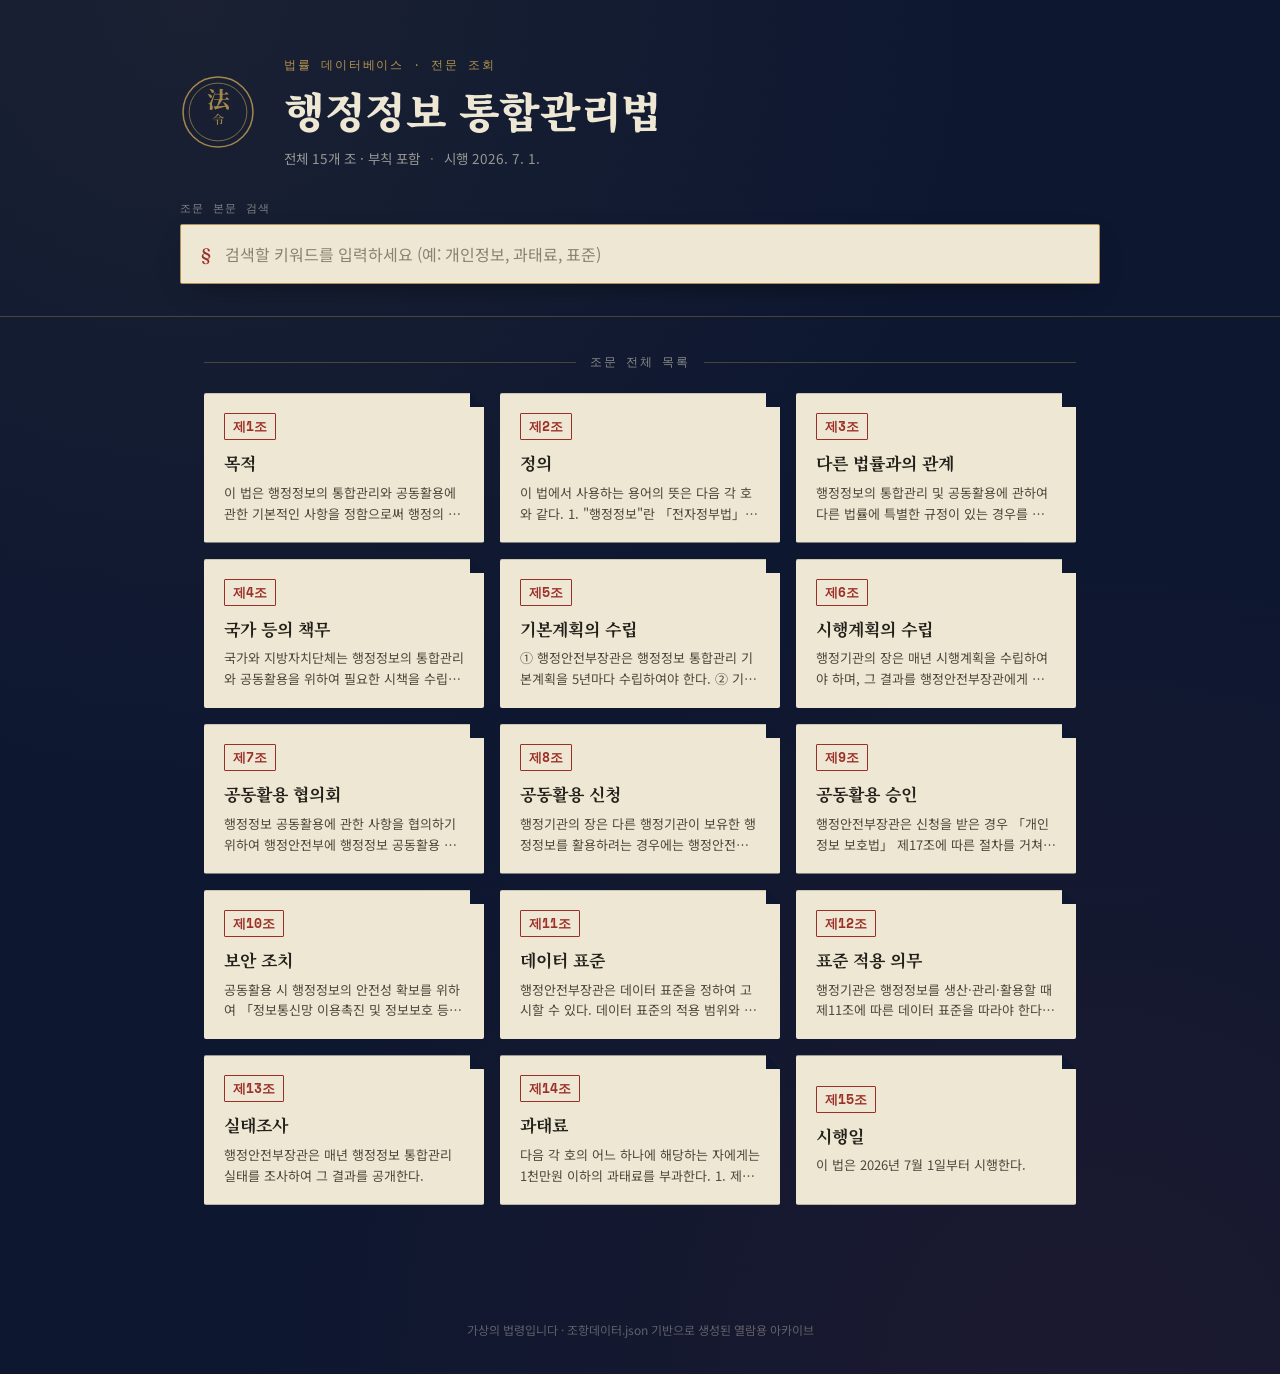
<file: index.html>
<!DOCTYPE html>
<html lang="ko">
<head>
<meta charset="UTF-8">
<meta name="viewport" content="width=device-width, initial-scale=1.0">
<title>행정정보 통합관리법 · 조문 검색</title>
<link rel="preconnect" href="https://fonts.googleapis.com">
<link href="https://fonts.googleapis.com/css2?family=Noto+Serif+KR:wght@500;700;900&family=Noto+Sans+KR:wght@400;500;700&family=Space+Mono:wght@400;700&display=swap" rel="stylesheet">
<link rel="stylesheet" href="style.css">
</head>
<body>

<div class="letterpress"></div>

<header class="masthead">
  <div class="masthead__inner">
    <div class="masthead__seal" aria-hidden="true">
      <svg viewBox="0 0 100 100">
        <circle cx="50" cy="50" r="46" fill="none" stroke="currentColor" stroke-width="2"/>
        <circle cx="50" cy="50" r="38" fill="none" stroke="currentColor" stroke-width="1"/>
        <text x="50" y="45" text-anchor="middle" class="seal-text">法</text>
        <text x="50" y="66" text-anchor="middle" class="seal-text-sm">令</text>
      </svg>
    </div>
    <div class="masthead__text">
      <p class="masthead__eyebrow">법률 데이터베이스 · 전문 조회</p>
      <h1 class="masthead__title">행정정보 통합관리법</h1>
      <p class="masthead__meta">전체 15개 조 · 부칙 포함 <span class="dot">·</span> 시행 2026. 7. 1.</p>
    </div>
  </div>

  <div class="search-block">
    <label class="search-block__label" for="search-input">조문 본문 검색</label>
    <div class="search-box">
      <span class="search-box__mark">§</span>
      <input id="search-input" type="text" placeholder="검색할 키워드를 입력하세요 (예: 개인정보, 과태료, 표준)" autocomplete="off">
      <button id="search-clear" class="search-box__clear" type="button" aria-label="검색어 지우기" hidden>&times;</button>
    </div>
  </div>
</header>

<main id="main">

  <section id="results-panel" class="results-panel" hidden>
    <div class="results-panel__summary">
      <span class="results-count"><strong id="result-count">0</strong>건의 조문에서 검색됨</span>
      <span class="results-query">검색어: “<span id="result-query"></span>”</span>
    </div>
    <ul id="results-list" class="results-list"></ul>
  </section>

  <section id="grid-panel" class="grid-panel">
    <div class="grid-panel__label">
      <span class="rule"></span>
      <span>조문 전체 목록</span>
      <span class="rule"></span>
    </div>
    <div id="card-grid" class="card-grid"></div>
  </section>

</main>

<div id="detail-overlay" class="detail-overlay" hidden>
  <div class="detail-page" role="dialog" aria-modal="true" aria-labelledby="detail-title">
    <button id="detail-close" class="detail-close" type="button">
      <span class="detail-close__stamp">닫기</span>
    </button>
    <div class="detail-page__ribbon"></div>
    <p class="detail-eyebrow" id="detail-jo-num"></p>
    <h2 class="detail-title" id="detail-title"></h2>
    <div class="detail-rule"></div>
    <div class="detail-body" id="detail-body"></div>
  </div>
</div>

<footer class="footer">
  <p>가상의 법령입니다 · 조항데이터.json 기반으로 생성된 열람용 아카이브</p>
</footer>

<script src="app.js"></script>
</body>
</html>
</file>
<file: style.css>
/* =========================================================
   행정정보 통합관리법 · 조문 검색 아카이브
   Theme: 관보(官報) 대장 — 짙은 남색 서고 위에 놓인 문서
   ========================================================= */

:root{
  --navy-900:#0d1730;
  --navy-800:#131f42;
  --navy-700:#1c2c54;
  --paper:#eee7d3;
  --paper-dim:#e2d9c0;
  --ink:#22201a;
  --ink-soft:#4d493d;
  --seal:#9c2f28;
  --seal-bright:#c14538;
  --gold:#b3924f;
  --gold-soft:#8b7440;
  --line:rgba(179,146,79,0.35);

  --serif:'Noto Serif KR', serif;
  --sans:'Noto Sans KR', sans-serif;
  --mono:'Space Mono', monospace;
}

*{ box-sizing:border-box; }

@media (prefers-reduced-motion: reduce){
  *{ animation-duration:0.001ms !important; animation-iteration-count:1 !important; transition-duration:0.001ms !important; }
}

html,body{
  margin:0;
  padding:0;
  background:var(--navy-900);
  color:var(--paper);
  font-family:var(--sans);
  min-height:100%;
}

body{
  position:relative;
  background-image:
    radial-gradient(circle at 15% 0%, rgba(179,146,79,0.08), transparent 45%),
    radial-gradient(circle at 85% 100%, rgba(156,47,40,0.10), transparent 50%);
}

/* subtle vertical "shelf" texture */
.letterpress{
  position:fixed;
  inset:0;
  pointer-events:none;
  z-index:0;
  opacity:0.5;
  background-image: repeating-linear-gradient(180deg, rgba(255,255,255,0.012) 0px, rgba(255,255,255,0.012) 1px, transparent 1px, transparent 3px);
}

img,svg{ display:block; }

/* ---------------- Masthead ---------------- */

.masthead{
  position:relative;
  z-index:1;
  padding:56px 24px 32px;
  border-bottom:1px solid var(--line);
}

.masthead__inner{
  max-width:920px;
  margin:0 auto;
  display:flex;
  align-items:center;
  gap:28px;
}

.masthead__seal{
  flex:0 0 auto;
  width:76px;
  height:76px;
  color:var(--gold);
  opacity:0.9;
}
.masthead__seal svg{ width:100%; height:100%; }
.seal-text{
  font-family:var(--serif);
  font-size:30px;
  font-weight:700;
  fill:var(--gold);
}
.seal-text-sm{
  font-family:var(--serif);
  font-size:16px;
  font-weight:500;
  fill:var(--gold);
}

.masthead__eyebrow{
  margin:0 0 6px;
  font-family:var(--mono);
  font-size:12px;
  letter-spacing:0.16em;
  text-transform:uppercase;
  color:var(--gold);
}

.masthead__title{
  margin:0 0 8px;
  font-family:var(--serif);
  font-weight:900;
  font-size:clamp(28px, 4.2vw, 42px);
  letter-spacing:-0.01em;
  color:var(--paper);
}

.masthead__meta{
  margin:0;
  font-size:13.5px;
  color:rgba(238,231,211,0.6);
}
.masthead__meta .dot{ margin:0 6px; color:var(--gold-soft); }

/* ---------------- Search ---------------- */

.search-block{
  max-width:920px;
  margin:32px auto 0;
}

.search-block__label{
  display:block;
  font-family:var(--mono);
  font-size:11px;
  letter-spacing:0.12em;
  text-transform:uppercase;
  color:rgba(238,231,211,0.5);
  margin-bottom:8px;
}

.search-box{
  display:flex;
  align-items:center;
  gap:10px;
  background:var(--paper);
  border:1px solid var(--gold);
  border-radius:2px;
  padding:4px 6px 4px 16px;
  box-shadow:0 10px 30px -14px rgba(0,0,0,0.6);
}

.search-box__mark{
  font-family:var(--serif);
  font-weight:700;
  font-size:18px;
  color:var(--seal);
}

.search-box input{
  flex:1;
  border:none;
  outline:none;
  background:transparent;
  font-family:var(--sans);
  font-size:16px;
  color:var(--ink);
  padding:13px 0;
}
.search-box input::placeholder{ color:#8a8371; }

.search-box:focus-within{
  box-shadow:0 0 0 3px rgba(179,146,79,0.35), 0 10px 30px -14px rgba(0,0,0,0.6);
}

.search-box__clear{
  flex:0 0 auto;
  width:32px;
  height:32px;
  border-radius:50%;
  border:none;
  background:transparent;
  color:var(--ink-soft);
  font-size:20px;
  line-height:1;
  cursor:pointer;
}
.search-box__clear:hover{ background:rgba(0,0,0,0.06); color:var(--seal); }

/* ---------------- Main layout ---------------- */

main{
  position:relative;
  z-index:1;
  max-width:920px;
  margin:0 auto;
  padding:36px 24px 80px;
}

/* ---------------- Results panel ---------------- */

.results-panel{
  margin-bottom:40px;
  animation:fadeUp 0.35s ease both;
}

.results-panel__summary{
  display:flex;
  flex-wrap:wrap;
  align-items:baseline;
  justify-content:space-between;
  gap:8px;
  border-bottom:1px solid var(--line);
  padding-bottom:12px;
  margin-bottom:16px;
}

.results-count{
  font-family:var(--serif);
  font-size:18px;
}
.results-count strong{
  font-family:var(--mono);
  font-size:22px;
  color:var(--gold);
  margin-right:4px;
}

.results-query{
  font-size:13px;
  color:rgba(238,231,211,0.55);
}
.results-query span{ color:var(--paper); }

.results-list{
  list-style:none;
  margin:0;
  padding:0;
  display:flex;
  flex-direction:column;
  gap:10px;
}

.result-item{
  display:block;
  width:100%;
  text-align:left;
  background:var(--paper);
  color:var(--ink);
  border:none;
  border-left:4px solid var(--seal);
  border-radius:2px;
  padding:14px 18px;
  cursor:pointer;
  font-family:var(--sans);
  transition:transform 0.15s ease, box-shadow 0.15s ease;
}
.result-item:hover, .result-item:focus-visible{
  transform:translateX(3px);
  box-shadow:0 8px 20px -12px rgba(0,0,0,0.5);
  outline:none;
}

.result-item__head{
  display:flex;
  align-items:baseline;
  gap:10px;
  margin-bottom:5px;
}
.result-item__jo{
  font-family:var(--mono);
  font-weight:700;
  color:var(--seal);
  font-size:13px;
}
.result-item__title{
  font-family:var(--serif);
  font-weight:700;
  font-size:15.5px;
}

.result-item__snippet{
  font-size:13.5px;
  line-height:1.55;
  color:var(--ink-soft);
}
.result-item__snippet mark{
  background:rgba(156,47,40,0.16);
  color:var(--seal);
  font-weight:700;
  border-radius:1px;
  padding:0 1px;
}
.result-item__extra{
  display:inline-block;
  margin-left:6px;
  font-family:var(--mono);
  font-size:11px;
  color:var(--gold-soft);
}

.no-results{
  text-align:center;
  padding:40px 20px;
  color:rgba(238,231,211,0.55);
  font-family:var(--serif);
  font-size:15px;
}

/* ---------------- Grid panel ---------------- */

.grid-panel__label{
  display:flex;
  align-items:center;
  gap:14px;
  margin-bottom:22px;
  font-family:var(--mono);
  font-size:12px;
  letter-spacing:0.14em;
  text-transform:uppercase;
  color:rgba(238,231,211,0.55);
}
.grid-panel__label .rule{
  flex:1;
  height:1px;
  background:var(--line);
}

.card-grid{
  display:grid;
  grid-template-columns:repeat(auto-fill, minmax(260px, 1fr));
  gap:16px;
}

.jo-card{
  position:relative;
  background:var(--paper);
  color:var(--ink);
  border:none;
  border-radius:2px;
  text-align:left;
  padding:20px 20px 18px;
  cursor:pointer;
  font-family:var(--sans);
  clip-path:polygon(0 0, calc(100% - 14px) 0, 100% 14px, 100% 100%, 0 100%);
  box-shadow:0 1px 0 rgba(0,0,0,0.15) inset;
  transition:transform 0.18s ease, box-shadow 0.18s ease;
  animation:fadeUp 0.4s ease both;
}
.jo-card::after{
  content:"";
  position:absolute;
  top:0; right:0;
  width:14px; height:14px;
  background:var(--navy-900);
}
.jo-card:hover, .jo-card:focus-visible{
  transform:translateY(-3px);
  box-shadow:0 14px 26px -14px rgba(0,0,0,0.55);
  outline:none;
}

.jo-card__badge{
  display:inline-flex;
  align-items:center;
  justify-content:center;
  min-width:52px;
  padding:3px 8px;
  border:1px solid var(--seal);
  color:var(--seal);
  font-family:var(--mono);
  font-weight:700;
  font-size:12.5px;
  border-radius:1px;
  margin-bottom:12px;
}

.jo-card__title{
  margin:0 0 8px;
  font-family:var(--serif);
  font-weight:700;
  font-size:17px;
  line-height:1.35;
}

.jo-card__preview{
  margin:0;
  font-size:13px;
  line-height:1.6;
  color:var(--ink-soft);
  display:-webkit-box;
  -webkit-line-clamp:2;
  -webkit-box-orient:vertical;
  overflow:hidden;
}

/* ---------------- Detail overlay ---------------- */

.detail-overlay{
  position:fixed;
  inset:0;
  z-index:20;
  background:rgba(9,14,28,0.72);
  backdrop-filter:blur(2px);
  display:flex;
  align-items:flex-start;
  justify-content:center;
  overflow-y:auto;
  padding:48px 20px 64px;
  animation:overlayIn 0.2s ease both;
}

/* display:flex 위에서 선언되면 브라우저 기본 [hidden] 규칙(display:none)보다
   우선순위가 높아져 hidden 속성이 무시된다. 명시적으로 되살려준다. */
.detail-overlay[hidden]{
  display:none;
}

.detail-page{
  position:relative;
  width:100%;
  max-width:720px;
  background:var(--paper);
  color:var(--ink);
  border-radius:2px;
  padding:52px 44px 56px;
  box-shadow:0 30px 70px -20px rgba(0,0,0,0.6);
  animation:slideUp 0.28s cubic-bezier(.2,.8,.25,1) both;
}

.detail-page__ribbon{
  position:absolute;
  top:0; left:40px;
  width:26px;
  height:64px;
  background:var(--seal);
  clip-path:polygon(0 0, 100% 0, 100% 100%, 50% 78%, 0 100%);
}

.detail-close{
  position:absolute;
  top:24px;
  right:24px;
  background:none;
  border:1.5px solid var(--seal);
  color:var(--seal);
  border-radius:2px;
  padding:6px 12px;
  cursor:pointer;
  font-family:var(--serif);
}
.detail-close:hover{ background:var(--seal); }
.detail-close:hover .detail-close__stamp{ color:var(--paper); }
.detail-close__stamp{
  font-size:13px;
  font-weight:700;
  color:var(--seal);
}

.detail-eyebrow{
  margin:0 0 6px;
  font-family:var(--mono);
  font-size:13px;
  letter-spacing:0.1em;
  color:var(--seal);
}

.detail-title{
  margin:0;
  font-family:var(--serif);
  font-weight:900;
  font-size:clamp(24px, 3.4vw, 30px);
}

.detail-rule{
  height:2px;
  width:56px;
  background:var(--gold);
  margin:18px 0 24px;
}

.detail-body{
  font-size:15.5px;
  line-height:1.95;
  color:var(--ink);
  white-space:pre-wrap;
  word-break:keep-all;
}
.detail-body mark{
  background:rgba(156,47,40,0.16);
  color:var(--seal);
  font-weight:700;
  border-radius:1px;
}

/* ---------------- Footer ---------------- */

.footer{
  position:relative;
  z-index:1;
  text-align:center;
  padding:24px;
  font-size:12px;
  color:rgba(238,231,211,0.35);
}

/* ---------------- Animations ---------------- */

@keyframes fadeUp{
  from{ opacity:0; transform:translateY(10px); }
  to{ opacity:1; transform:translateY(0); }
}
@keyframes overlayIn{
  from{ opacity:0; }
  to{ opacity:1; }
}
@keyframes slideUp{
  from{ opacity:0; transform:translateY(18px); }
  to{ opacity:1; transform:translateY(0); }
}

/* ---------------- Responsive ---------------- */

@media (max-width:640px){
  .masthead{ padding:40px 18px 26px; }
  .masthead__inner{ gap:16px; }
  .masthead__seal{ width:56px; height:56px; }
  main{ padding:28px 16px 64px; }
  .detail-page{ padding:40px 22px 44px; }
  .detail-page__ribbon{ left:24px; }
}
</file>
